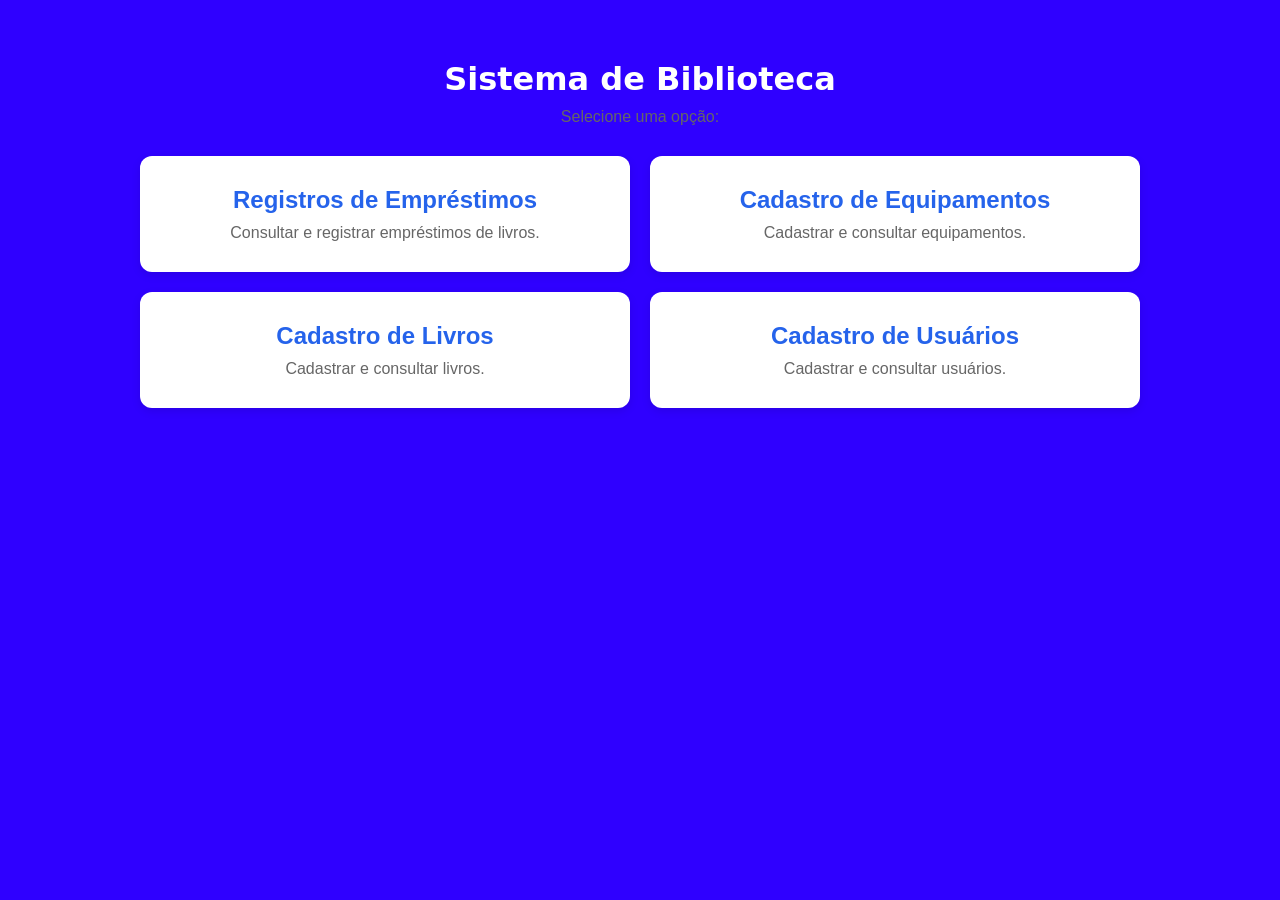
<file: index.html>
<!DOCTYPE html>
<html lang="pt-br">
<head>
    <meta charset="UTF-8">
    <meta name="viewport" content="width=device-width, initial-scale=1.0">
    <title>Document</title>
    <link rel="stylesheet" href="index.css">
</head>
<body>
    <!DOCTYPE html>
<html lang="pt-BR">

<head>
    <meta charset="UTF-8">
    <meta name="viewport" content="width=device-width, initial-scale=1.0">

    <title>Sistema de Biblioteca</title>

    <link rel="stylesheet" href="style.css">
</head>

<body>

    <div class="container">

        <h1>Sistema de Biblioteca</h1>

        <p>Selecione uma opção:</p>

        <div class="menu">

            <a href="emprestimos.html" class="card">
                <h2>Registros de Empréstimos</h2>
                <p>Consultar e registrar empréstimos de livros.</p>
            </a>

            <a href="equipamentos.html" class="card">
                <h2>Cadastro de Equipamentos</h2>
                <p>Cadastrar e consultar equipamentos.</p>
            </a>

            <a href="livros.html" class="card">
                <h2>Cadastro de Livros</h2>
                <p>Cadastrar e consultar livros.</p>
            </a>

            <a href="usuarios.html" class="card">
                <h2>Cadastro de Usuários</h2>
                <p>Cadastrar e consultar usuários.</p>
            </a>

        </div>

    </div>

</body>

</html>
</body>
</html>
</file>
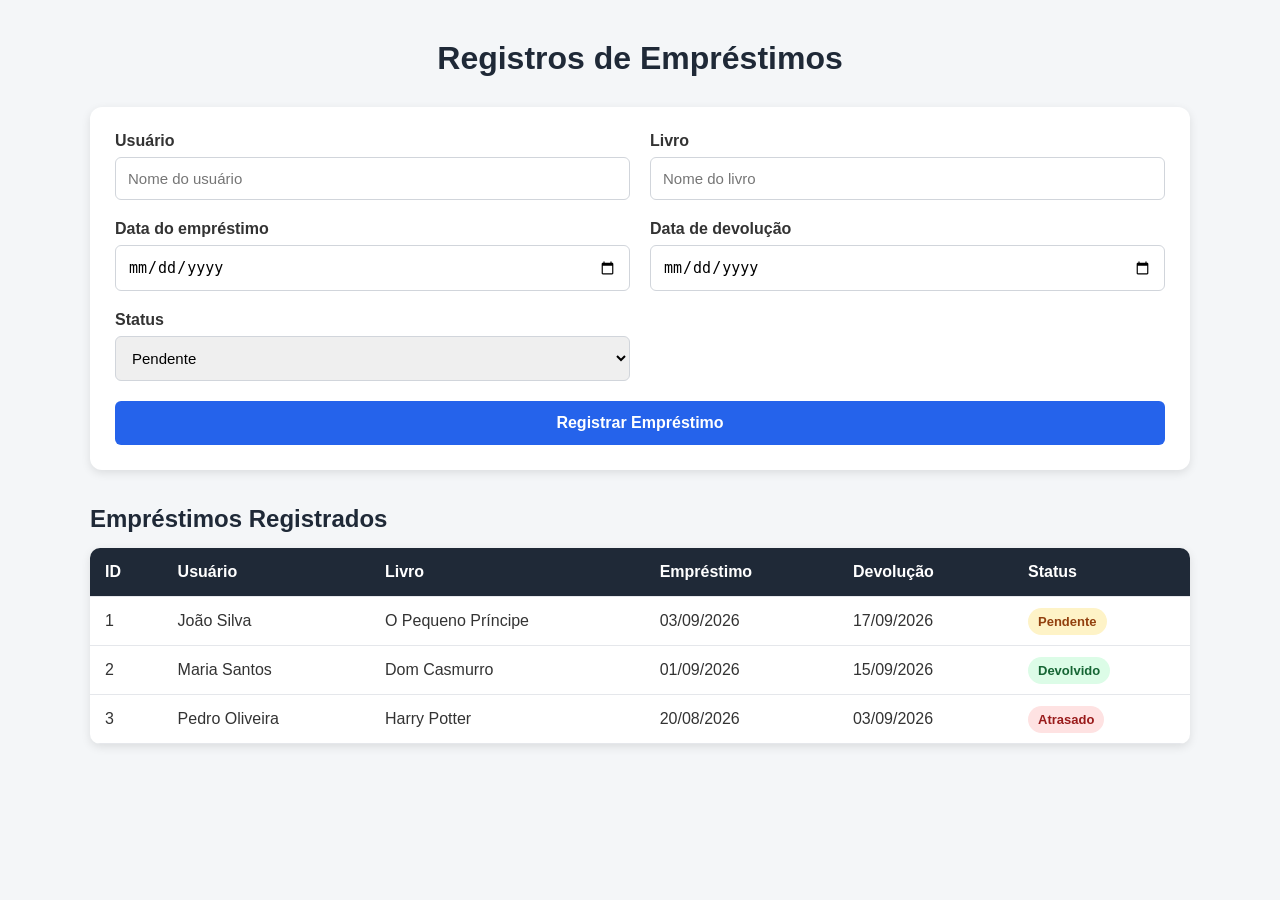
<file: emprestimos.html>
<!DOCTYPE html>
<html lang="pt-br">
<head>
    <meta charset="UTF-8">
    <meta name="viewport" content="width=device-width, initial-scale=1.0">
    <title>Document</title>
    <link rel="stylesheet" href="emprestimos.css">
</head>
<body>
     <div class="container">

        <h1>Registros de Empréstimos</h1>

        <div class="formulario">

            <div class="campo">
                <label for="usuario">Usuário</label>
                <input type="text" id="usuario" placeholder="Nome do usuário">
            </div>

            <div class="campo">
                <label for="livro">Livro</label>
                <input type="text" id="livro" placeholder="Nome do livro">
            </div>

            <div class="campo">
                <label for="dataEmprestimo">Data do empréstimo</label>
                <input type="date" id="dataEmprestimo">
            </div>

            <div class="campo">
                <label for="dataDevolucao">Data de devolução</label>
                <input type="date" id="dataDevolucao">
            </div>

            <div class="campo">
                <label for="status">Status</label>
                <select id="status">
                    <option value="Pendente">Pendente</option>
                    <option value="Devolvido">Devolvido</option>
                    <option value="Atrasado">Atrasado</option>
                </select>
            </div>

            <button type="button">Registrar Empréstimo</button>

        </div>

        <h2>Empréstimos Registrados</h2>

        <table>
            <thead>
                <tr>
                    <th>ID</th>
                    <th>Usuário</th>
                    <th>Livro</th>
                    <th>Empréstimo</th>
                    <th>Devolução</th>
                    <th>Status</th>
                </tr>
            </thead>

            <tbody>
                <tr>
                    <td>1</td>
                    <td>João Silva</td>
                    <td>O Pequeno Príncipe</td>
                    <td>03/09/2026</td>
                    <td>17/09/2026</td>
                    <td>
                        <span class="status pendente">Pendente</span>
                    </td>
                </tr>

                <tr>
                    <td>2</td>
                    <td>Maria Santos</td>
                    <td>Dom Casmurro</td>
                    <td>01/09/2026</td>
                    <td>15/09/2026</td>
                    <td>
                        <span class="status devolvido">Devolvido</span>
                    </td>
                </tr>

                <tr>
                    <td>3</td>
                    <td>Pedro Oliveira</td>
                    <td>Harry Potter</td>
                    <td>20/08/2026</td>
                    <td>03/09/2026</td>
                    <td>
                        <span class="status atrasado">Atrasado</span>
                    </td>
                </tr>
            </tbody>
        </table>

    </div>
</body>
</html>
</file>
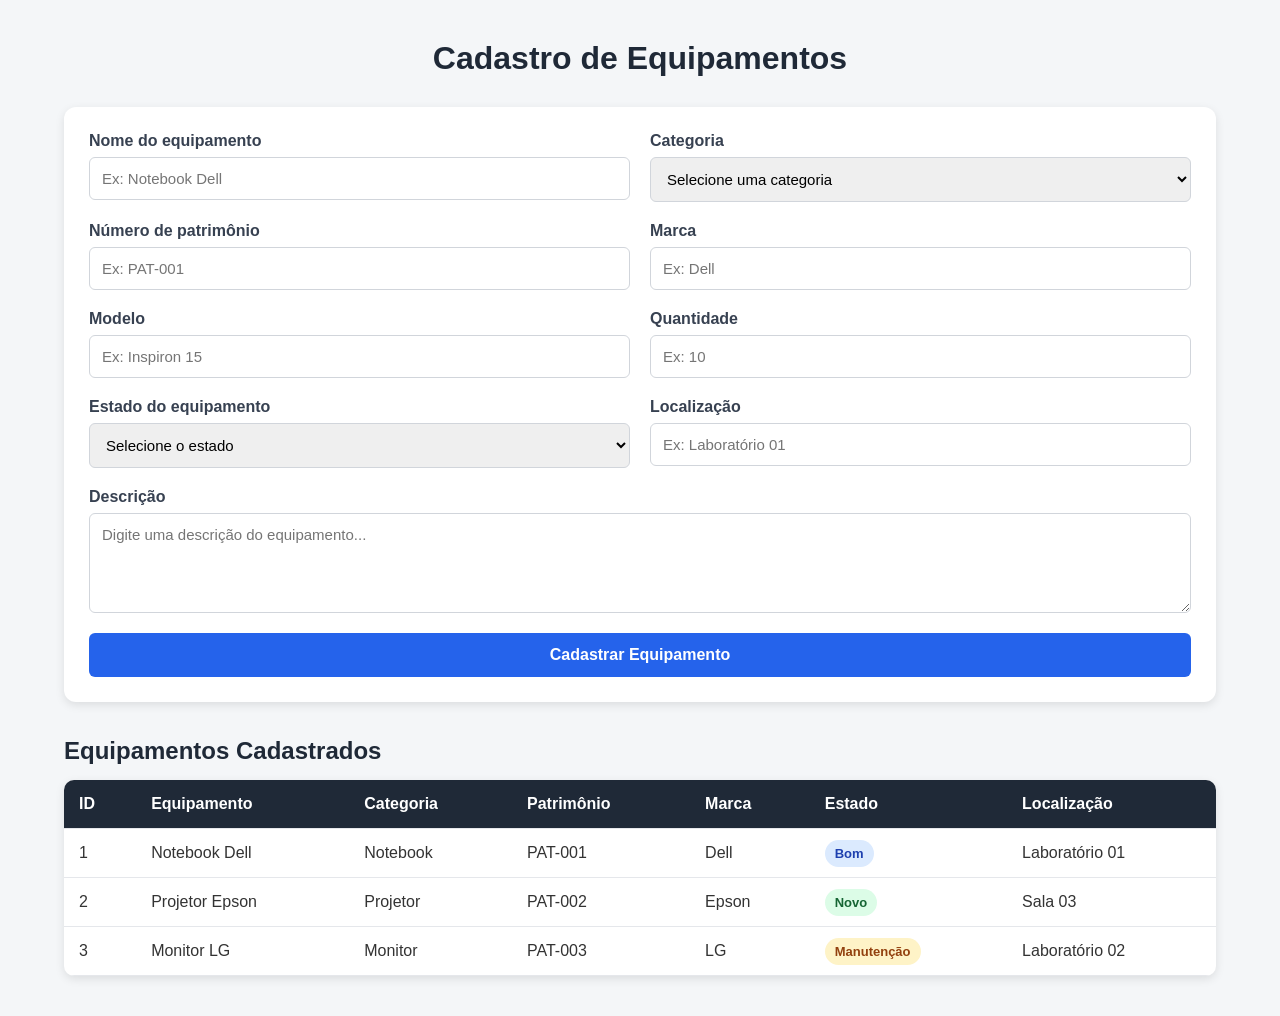
<file: equipamentos.html>
<!DOCTYPE html>
<html lang="pt-br">
<head>
    <meta charset="UTF-8">
    <meta name="viewport" content="width=device-width, initial-scale=1.0">
    <title>Document</title>
    <link rel="stylesheet" href="equipamentos.css">
</head>
<body>
        <div class="container">

        <h1>Cadastro de Equipamentos</h1>

        <div class="formulario">

            <div class="campo">
                <label for="nome">Nome do equipamento</label>
                <input 
                    type="text" 
                    id="nome" 
                    placeholder="Ex: Notebook Dell"
                >
            </div>

            <div class="campo">
                <label for="categoria">Categoria</label>

                <select id="categoria">
                    <option value="">Selecione uma categoria</option>
                    <option value="notebook">Notebook</option>
                    <option value="computador">Computador</option>
                    <option value="monitor">Monitor</option>
                    <option value="projetor">Projetor</option>
                    <option value="tablet">Tablet</option>
                    <option value="outro">Outro</option>
                </select>
            </div>

            <div class="campo">
                <label for="numero">Número de patrimônio</label>
                <input 
                    type="text" 
                    id="numero" 
                    placeholder="Ex: PAT-001"
                >
            </div>

            <div class="campo">
                <label for="marca">Marca</label>
                <input 
                    type="text" 
                    id="marca" 
                    placeholder="Ex: Dell"
                >
            </div>

            <div class="campo">
                <label for="modelo">Modelo</label>
                <input 
                    type="text" 
                    id="modelo" 
                    placeholder="Ex: Inspiron 15"
                >
            </div>

            <div class="campo">
                <label for="quantidade">Quantidade</label>
                <input 
                    type="number" 
                    id="quantidade" 
                    min="1"
                    placeholder="Ex: 10"
                >
            </div>

            <div class="campo">
                <label for="estado">Estado do equipamento</label>

                <select id="estado">
                    <option value="">Selecione o estado</option>
                    <option value="novo">Novo</option>
                    <option value="bom">Bom</option>
                    <option value="manutencao">Em manutenção</option>
                    <option value="danificado">Danificado</option>
                </select>
            </div>

            <div class="campo">
                <label for="localizacao">Localização</label>
                <input 
                    type="text" 
                    id="localizacao" 
                    placeholder="Ex: Laboratório 01"
                >
            </div>

            <div class="campo descricao">
                <label for="descricao">Descrição</label>

                <textarea 
                    id="descricao" 
                    placeholder="Digite uma descrição do equipamento..."
                ></textarea>
            </div>

            <button type="button">
                Cadastrar Equipamento
            </button>

        </div>


        <h2>Equipamentos Cadastrados</h2>

        <table>

            <thead>
                <tr>
                    <th>ID</th>
                    <th>Equipamento</th>
                    <th>Categoria</th>
                    <th>Patrimônio</th>
                    <th>Marca</th>
                    <th>Estado</th>
                    <th>Localização</th>
                </tr>
            </thead>

            <tbody>

                <tr>
                    <td>1</td>
                    <td>Notebook Dell</td>
                    <td>Notebook</td>
                    <td>PAT-001</td>
                    <td>Dell</td>
                    <td>
                        <span class="status bom">
                            Bom
                        </span>
                    </td>
                    <td>Laboratório 01</td>
                </tr>

                <tr>
                    <td>2</td>
                    <td>Projetor Epson</td>
                    <td>Projetor</td>
                    <td>PAT-002</td>
                    <td>Epson</td>
                    <td>
                        <span class="status novo">
                            Novo
                        </span>
                    </td>
                    <td>Sala 03</td>
                </tr>

                <tr>
                    <td>3</td>
                    <td>Monitor LG</td>
                    <td>Monitor</td>
                    <td>PAT-003</td>
                    <td>LG</td>
                    <td>
                        <span class="status manutencao">
                            Manutenção
                        </span>
                    </td>
                    <td>Laboratório 02</td>
                </tr>

            </tbody>

        </table>
</body>
</html>
</file>
<file: index.css>
* {
    margin: 0;
    padding: 0;
    box-sizing: border-box;
}

body {
    font-family: Arial, sans-serif;
    background-color: #f4f6f8;
}

.container {
    width: 90%;
    max-width: 1000px;
    margin: 60px auto;
    text-align: center;
}

h1 {
    color: #1f2937;
    margin-bottom: 10px;
}

.container > p {
    color: #666;
    margin-bottom: 30px;
}

.menu {
    display: grid;
    grid-template-columns: 1fr 1fr;
    gap: 20px;
}

.card {
    background-color: white;
    padding: 30px;

    border-radius: 12px;

    text-decoration: none;
    color: #333;

    box-shadow: 0 3px 10px rgba(0, 0, 0, 0.1);

    transition: 0.3s;
}

.card:hover {
    transform: translateY(-5px);
    box-shadow: 0 6px 15px rgba(0, 0, 0, 0.15);
}

.card h2 {
    color: #2563eb;
    margin-bottom: 10px;
}

.card p {
    color: #666;
}

@media (max-width: 700px) {

    .menu {
        grid-template-columns: 1fr;
    }

}
</file>
<file: style.css>
h1 {
    color: rgb(255, 255, 255);
    text-align: center;
    font-family: system-ui, -apple-system, BlinkMacSystemFont, 'Segoe UI', Roboto, Oxygen, Ubuntu, Cantarell, 'Open Sans', 'Helvetica Neue', sans-serif;
}

body {
    background-color: rgb(47, 0, 255);
}
</file>
<file: emprestimos.css>
* {
    margin: 0;
    padding: 0;
    box-sizing: border-box;
}

body {
    font-family: Arial, sans-serif;
    background-color: #f4f6f8;
    color: #333;
}

.container {
    width: 90%;
    max-width: 1100px;
    margin: 40px auto;
}

h1 {
    text-align: center;
    margin-bottom: 30px;
    color: #1f2937;
}

h2 {
    margin: 35px 0 15px;
    color: #1f2937;
}

.formulario {
    background-color: white;
    padding: 25px;
    border-radius: 12px;
    box-shadow: 0 3px 10px rgba(0, 0, 0, 0.1);

    display: grid;
    grid-template-columns: 1fr 1fr;
    gap: 20px;
}

.campo {
    display: flex;
    flex-direction: column;
}

.campo label {
    margin-bottom: 7px;
    font-weight: bold;
}

.campo input,
.campo select {
    padding: 12px;
    border: 1px solid #d1d5db;
    border-radius: 6px;
    font-size: 15px;
}

.campo input:focus,
.campo select:focus {
    outline: none;
    border-color: #2563eb;
}

button {
    grid-column: 1 / -1;

    padding: 13px;
    border: none;
    border-radius: 6px;

    background-color: #2563eb;
    color: white;

    font-size: 16px;
    font-weight: bold;

    cursor: pointer;
}

button:hover {
    background-color: #1d4ed8;
}

table {
    width: 100%;
    border-collapse: collapse;
    background-color: white;

    border-radius: 10px;
    overflow: hidden;

    box-shadow: 0 3px 10px rgba(0, 0, 0, 0.1);
}

th,
td {
    padding: 15px;
    text-align: left;
    border-bottom: 1px solid #e5e7eb;
}

th {
    background-color: #1f2937;
    color: white;
}

tr:hover {
    background-color: #f9fafb;
}

.status {
    padding: 6px 10px;
    border-radius: 20px;
    font-size: 13px;
    font-weight: bold;
}

.pendente {
    background-color: #fef3c7;
    color: #92400e;
}

.devolvido {
    background-color: #dcfce7;
    color: #166534;
}

.atrasado {
    background-color: #fee2e2;
    color: #991b1b;
}

@media (max-width: 700px) {

    .formulario {
        grid-template-columns: 1fr;
    }

    table {
        font-size: 13px;
    }

    th,
    td {
        padding: 10px;
    }
}
</file>
<file: equipamentos.css>
* {
    margin: 0;
    padding: 0;
    box-sizing: border-box;
}

body {
    font-family: Arial, sans-serif;
    background-color: #f4f6f8;
    color: #333;
}

.container {
    width: 90%;
    max-width: 1200px;
    margin: 40px auto;
}

h1 {
    text-align: center;
    margin-bottom: 30px;
    color: #1f2937;
}

h2 {
    margin-top: 35px;
    margin-bottom: 15px;
    color: #1f2937;
}


/* FORMULÁRIO */

.formulario {
    background-color: white;
    padding: 25px;

    border-radius: 12px;

    box-shadow: 0 3px 10px rgba(0, 0, 0, 0.1);

    display: grid;
    grid-template-columns: 1fr 1fr;

    gap: 20px;
}

.campo {
    display: flex;
    flex-direction: column;
}

.campo label {
    margin-bottom: 7px;

    font-weight: bold;
    color: #374151;
}

.campo input,
.campo select,
.campo textarea {
    padding: 12px;

    border: 1px solid #d1d5db;
    border-radius: 6px;

    font-size: 15px;

    font-family: Arial, sans-serif;
}

.campo input:focus,
.campo select:focus,
.campo textarea:focus {
    outline: none;

    border-color: #2563eb;
}

.campo textarea {
    height: 100px;

    resize: vertical;
}


/* DESCRIÇÃO */

.descricao {
    grid-column: 1 / -1;
}


/* BOTÃO */

button {
    grid-column: 1 / -1;

    padding: 13px;

    border: none;
    border-radius: 6px;

    background-color: #2563eb;

    color: white;

    font-size: 16px;
    font-weight: bold;

    cursor: pointer;
}

button:hover {
    background-color: #1d4ed8;
}


/* TABELA */

table {
    width: 100%;

    border-collapse: collapse;

    background-color: white;

    border-radius: 10px;

    overflow: hidden;

    box-shadow: 0 3px 10px rgba(0, 0, 0, 0.1);
}

th,
td {
    padding: 15px;

    text-align: left;

    border-bottom: 1px solid #e5e7eb;
}

th {
    background-color: #1f2937;

    color: white;
}

tr:hover {
    background-color: #f9fafb;
}


/* STATUS */

.status {
    padding: 6px 10px;

    border-radius: 20px;

    font-size: 13px;

    font-weight: bold;
}

.novo {
    background-color: #dcfce7;
    color: #166534;
}

.bom {
    background-color: #dbeafe;
    color: #1e40af;
}

.manutencao {
    background-color: #fef3c7;
    color: #92400e;
}

.danificado {
    background-color: #fee2e2;
    color: #991b1b;
}


/* RESPONSIVIDADE */

@media (max-width: 700px) {

    .formulario {
        grid-template-columns: 1fr;
    }

    .descricao {
        grid-column: auto;
    }

    table {
        font-size: 13px;
    }

    th,
    td {
        padding: 10px;
    }
}
</file>
